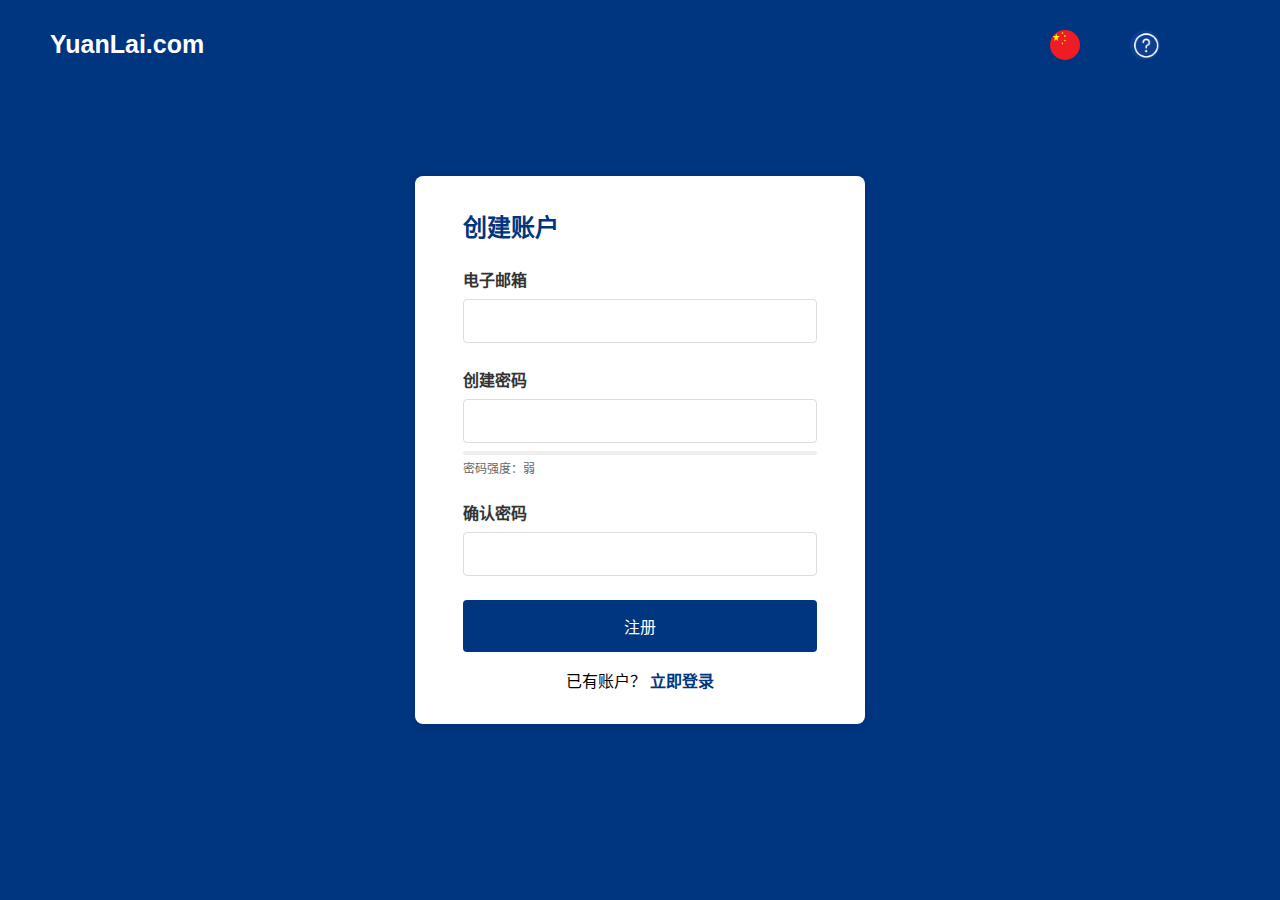
<file: docs/注册页面.html>
<!DOCTYPE html>
<html lang="zh-CN">
<head>
    <meta charset="UTF-8">
    <meta name="viewport" content="width=device-width, initial-scale=1.0">
    <title>注册 - 仿Booking界面</title>
    <style>
        * {
            margin: 0;
            padding: 0;
            box-sizing: border-box;
            font-family: 'Arial', sans-serif;
        }

        body {
            background: #f5f5f5;
            display: flex;
            justify-content: center;
            align-items: center;
            min-height: 100vh;
        }

        .register-container {
            background: white;
            padding: 2rem 3rem;
            border-radius: 8px;
            box-shadow: 0 2px 10px rgba(0,0,0,0.1);
            width: 100%;
            max-width: 450px;
        }

        h2 {
            color: #003580;
            margin-bottom: 1.5rem;
            font-size: 24px;
        }

        .form-group {
            margin-bottom: 1.5rem;
            position: relative;
        }

        label {
            display: block;
            margin-bottom: 0.5rem;
            color: #333;
            font-weight: bold;
        }

        input {
            width: 100%;
            padding: 12px;
            border: 1px solid #ddd;
            border-radius: 4px;
            font-size: 16px;
            transition: border-color 0.3s;
        }

        input:focus {
            outline: none;
            border-color: #003580;
            box-shadow: 0 0 0 2px rgba(0,53,128,0.1);
        }

        .error-message {
            color: #e74c3c;
            font-size: 14px;
            margin-top: 4px;
            display: none;
        }

        .password-strength {
            height: 4px;
            background: #eee;
            margin-top: 8px;
            border-radius: 2px;
            overflow: hidden;
            position: relative;
        }

        .strength-bar {
            width: 0;
            height: 100%;
            background: #e74c3c;
            transition: all 0.3s;
        }

        .strength-text {
            font-size: 12px;
            margin-top: 4px;
            color: #666;
        }

        .submit-btn {
            background: #003580;
            color: white;
            padding: 14px;
            width: 100%;
            border: none;
            border-radius: 4px;
            font-size: 16px;
            cursor: pointer;
            transition: background 0.3s;
        }

        .submit-btn:hover {
            background: #002050;
        }

        .login-link {
            text-align: center;
            margin-top: 1rem;
        }

        .login-link a {
            color: #003580;
            text-decoration: none;
            font-weight: bold;
        }

        .success-message {
            color: #2ecc71;
            text-align: center;
            margin-top: 1rem;
            display: none;
        }
        #top-navibar{
            background-color: #003580;
            border-radius: 10px;
            height: 100px;
            width: 100%;
            position: absolute;
            top: 0;
        }
        #logoname{
            font-family: 'Segoe UI', Tahoma, Geneva, Verdana, sans-serif;
            color: white;
            position: absolute;
            top: 30px;
            left: 50px;
            font-size: 25px;
            font-weight: bold;
        }
        .radius1{
            border-radius: 20px;
            position: absolute;
            right: 200px;
            top: 30px;
        }
        .radius2{
            border-radius: 20px;
            position: absolute;
            right: 120px;
            top: 30px;
        }
        #flag{
            width: 30px;
            height: 30px;
            border-radius: 40px;
        }
        #question{
            width: 30px;
            height: 30px;
            border-radius: 40px;
        }
        .hreftext{
            text-decoration: none;
            color: white;
        }
    </style>
</head>
<body style="background-color: #003580;">
    <div id="top-navibar">
        <div class="radius1"><img id="flag" src="images/国旗.jpg"></div>
        <div class="radius2"><img id="question" src="images/疑问.png"></div>
    </div>
    <div id="logoname"><a class="hreftext" href="index.html">YuanLai.com</a></div>
    <div class="register-container">
        <h2>创建账户</h2>
        <form id="registerForm">
            <div class="form-group">
                <label for="email">电子邮箱</label>
                <input type="email" id="email" required>
                <div class="error-message" id="emailError">请输入有效的电子邮箱地址</div>
            </div>

            <div class="form-group">
                <label for="password">创建密码</label>
                <input type="password" id="password" required minlength="8">
                <div class="password-strength">
                    <div class="strength-bar"></div>
                </div>
                <div class="strength-text" id="strengthText">密码强度：弱</div>
                <div class="error-message" id="passwordError">密码至少需要8个字符</div>
            </div>

            <div class="form-group">
                <label for="confirmPassword">确认密码</label>
                <input type="password" id="confirmPassword" required>
                <div class="error-message" id="confirmError">两次输入的密码不一致</div>
            </div>

            <a href="验证码.html"><button type="button" class="submit-btn">注册</button></a>
        </form>

        <div class="login-link">
            已有账户？ <a href="登录页面.html">立即登录</a>
        </div>
    </div>

    <script>
        const form = document.getElementById('registerForm');
        const emailInput = document.getElementById('email');
        const passwordInput = document.getElementById('password');
        const confirmInput = document.getElementById('confirmPassword');
        const strengthBar = document.querySelector('.strength-bar');
        const strengthText = document.getElementById('strengthText');
        
        // 注册按钮点击事件
        document.querySelector('.submit-btn').addEventListener('click', () => {
            if (validateForm()) {
                // 存储注册邮箱到localStorage
                localStorage.setItem('loginEmail', emailInput.value);
            }
        });

        // 密码强度计算
        function checkPasswordStrength(password) {
            let strength = 0;
            if (password.length >= 8) strength++;
            if (password.match(/[A-Z]/)) strength++;
            if (password.match(/[0-9]/)) strength++;
            if (password.match(/[^A-Za-z0-9]/)) strength++;
            
            return strength;
        }

        // 更新密码强度显示
        function updateStrengthDisplay(strength) {
            const colors = ['#e74c3c', '#f1c40f', '#2ecc71'];
            const texts = ['弱', '中等', '强'];
            const index = Math.min(Math.floor(strength / 2), 2);
            
            strengthBar.style.width = `${(strength / 4) * 100}%`;
            strengthBar.style.backgroundColor = colors[index];
            strengthText.textContent = `密码强度：${texts[index]}`;
        }

        // 表单验证
        function validateForm() {
            let isValid = true;
            const emailRegex = /^[^\s@]+@[^\s@]+\.[^\s@]+$/;

            // 验证邮箱
            if (!emailRegex.test(emailInput.value)) {
                document.getElementById('emailError').style.display = 'block';
                isValid = false;
            } else {
                document.getElementById('emailError').style.display = 'none';
            }

            // 验证密码
            if (passwordInput.value.length < 8) {
                document.getElementById('passwordError').style.display = 'block';
                isValid = false;
            } else {
                document.getElementById('passwordError').style.display = 'none';
            }

            // 验证确认密码
            if (passwordInput.value !== confirmInput.value) {
                document.getElementById('confirmError').style.display = 'block';
                isValid = false;
            } else {
                document.getElementById('confirmError').style.display = 'none';
            }

            return isValid;
        }

        // 事件监听
        passwordInput.addEventListener('input', (e) => {
            const strength = checkPasswordStrength(e.target.value);
            updateStrengthDisplay(strength);
        });

    </script>
</body>
</html>
</file>
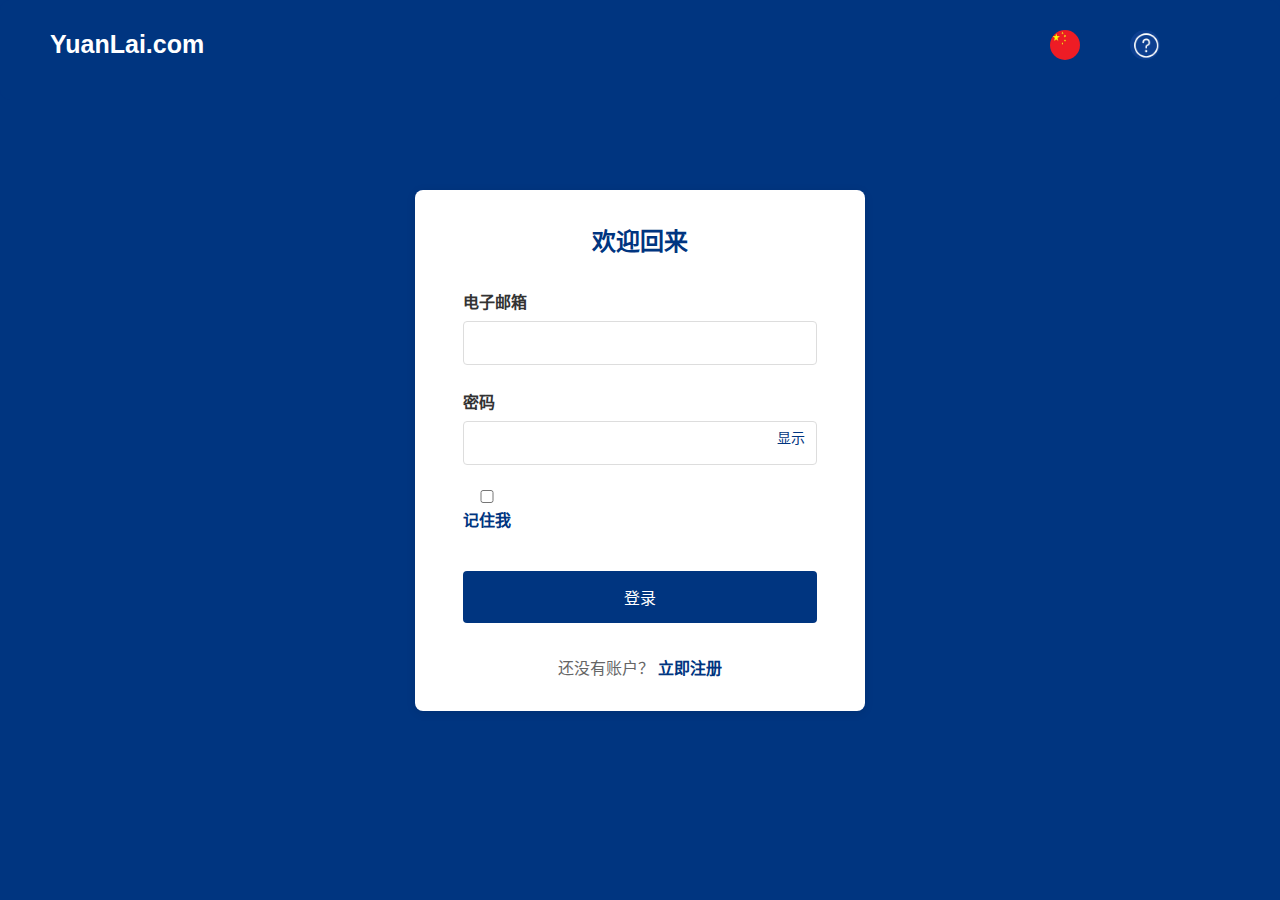
<file: docs/登录页面.html>
<!DOCTYPE html>
<html lang="zh-CN">
<head>
    <meta charset="UTF-8">
    <meta name="viewport" content="width=device-width, initial-scale=1.0">
    <title>登录 - 仿Booking界面</title>
    <style>
        * {
            margin: 0;
            padding: 0;
            box-sizing: border-box;
            font-family: 'Arial', sans-serif;
        }

        body {
            background: #f5f5f5;
            display: flex;
            justify-content: center;
            align-items: center;
            min-height: 100vh;
        }

        .login-container {
            background: white;
            padding: 2rem 3rem;
            border-radius: 8px;
            box-shadow: 0 2px 10px rgba(0,0,0,0.1);
            width: 100%;
            max-width: 450px;
        }

        .logo {
            text-align: center;
            margin-bottom: 2rem;
        }

        .logo img {
            width: 180px;
            height: auto;
        }

        h1 {
            color: #003580;
            margin-bottom: 2rem;
            font-size: 24px;
            text-align: center;
        }

        .form-group {
            margin-bottom: 1.5rem;
            position: relative;
        }

        label {
            display: block;
            margin-bottom: 0.5rem;
            color: #333;
            font-weight: bold;
        }

        input {
            width: 100%;
            padding: 12px;
            border: 1px solid #ddd;
            border-radius: 4px;
            font-size: 16px;
            transition: border-color 0.3s;
        }

        input:focus {
            outline: none;
            border-color: #003580;
            box-shadow: 0 0 0 2px rgba(0,53,128,0.1);
        }

        .options {
            display: flex;
            justify-content: space-between;
            align-items: center;
            margin: 1rem 0;
        }

        .remember-me {
            color: #003580;
            align-items: center;
            gap: 8px;
        }

        .forgot-password a {
            color: #003580;
            text-decoration: none;
            font-weight: bold;
        }

        .submit-btn {
            background: #003580;
            color: white;
            padding: 14px;
            width: 100%;
            border: none;
            border-radius: 4px;
            font-size: 16px;
            cursor: pointer;
            transition: background 0.3s;
            margin-top: 1rem;
        }

        .submit-btn:hover {
            background: #002050;
        }

        .register-link {
            text-align: center;
            margin-top: 2rem;
            color: #666;
        }

        .register-link a {
            color: #003580;
            text-decoration: none;
            font-weight: bold;
        }

        .error-message {
            color: #e74c3c;
            font-size: 14px;
            margin-top: 4px;
            display: none;
        }

        .password-toggle {
            position: absolute;
            right: 12px;
            top: 38px;
            cursor: pointer;
            color: #003580;
            font-size: 14px;
            user-select: none;
        }
        #top-navibar{
            background-color: #003580;
            border-radius: 10px;
            height: 100px;
            width: 100%;
            position: absolute;
            top: 0;
        }
        #logoname{
            font-family: 'Segoe UI', Tahoma, Geneva, Verdana, sans-serif;
            color: white;
            position: absolute;
            top: 30px;
            left: 50px;
            font-size: 25px;
            font-weight: bold;
        }
        .radius1{
            border-radius: 20px;
            position: absolute;
            right: 200px;
            top: 30px;
        }
        .radius2{
            border-radius: 20px;
            position: absolute;
            right: 120px;
            top: 30px;
        }
        #flag{
            width: 30px;
            height: 30px;
            border-radius: 40px;
        }
        #question{
            width: 30px;
            height: 30px;
            border-radius: 40px;
        }
        .hreftext{
            text-decoration: none;
            color: white;
        }
    </style>
</head>
<body style="background-color: #003580;">
    <div id="top-navibar">
        <div class="radius1"><img id="flag" src="images/国旗.jpg"></div>
        <div class="radius2"><img id="question" src="images/疑问.png"></div>
    </div>
    <div id="logoname"><a class="hreftext" href="index.html">YuanLai.com</a></div>
    <div class="login-container">
        <h1>欢迎回来</h1>
        
        <form id="loginForm">
            <div class="form-group">
                <label for="loginEmail">电子邮箱</label>
                <input type="email" id="loginEmail" required>
                <div class="error-message" id="emailError">请输入有效的电子邮箱地址</div>
            </div>

            <div class="form-group">
                <label for="loginPassword">密码</label>
                <input type="password" id="loginPassword" required>
                <div class="password-toggle" id="togglePassword">显示</div>
                <div class="error-message" id="passwordError">请输入密码</div>
            </div>

            <div class="options">
                <div class="remember-me">
                    <input type="checkbox" id="rememberMe">
                    <label for="rememberMe"><span style="color: #003580;">记住我</span></label>
                </div>
            </div>

            <a href="验证码.html"><button type="button" class="submit-btn">登录</button></a>
        </form>

        <div class="register-link">
            还没有账户？ <a href="注册页面.html">立即注册</a>
        </div>
    </div>

    <script>
        const loginForm = document.getElementById('loginForm');
        const emailInput = document.getElementById('loginEmail');
        const passwordInput = document.getElementById('loginPassword');
        const togglePassword = document.getElementById('togglePassword');

        // 密码显示切换
        togglePassword.addEventListener('click', () => {
            const isPassword = passwordInput.type === 'password';
            passwordInput.type = isPassword ? 'text' : 'password';
            togglePassword.textContent = isPassword ? '隐藏' : '显示';
        });

        // 表单验证
        function validateLoginForm() {
            let isValid = true;
            const emailRegex = /^[^\s@]+@[^\s@]+\.[^\s@]+$/;

            // 邮箱验证
            if (!emailRegex.test(emailInput.value)) {
                document.getElementById('emailError').style.display = 'block';
                isValid = false;
            } else {
                document.getElementById('emailError').style.display = 'none';
            }

            // 密码验证
            if (passwordInput.value.trim() === '') {
                document.getElementById('passwordError').style.display = 'block';
                isValid = false;
            } else {
                document.getElementById('passwordError').style.display = 'none';
            }

            return isValid;
        }

        // 表单提交
        loginForm.addEventListener('submit', (e) => {
            e.preventDefault();
            if (validateLoginForm()) {
                // 模拟登录成功
                window.location.href = '/dashboard.html';
            }
        });

        // 登录按钮点击事件
        document.querySelector('.submit-btn').addEventListener('click', () => {
            if (validateLoginForm()) {
                // 存储登录邮箱到localStorage
                localStorage.setItem('loginEmail', emailInput.value);
            }
        });

        // 实时验证
        emailInput.addEventListener('input', () => {
            const emailRegex = /^[^\s@]+@[^\s@]+\.[^\s@]+$/;
            document.getElementById('emailError').style.display = 
                emailRegex.test(emailInput.value) ? 'none' : 'block';
        });

        passwordInput.addEventListener('input', () => {
            document.getElementById('passwordError').style.display = 
                passwordInput.value.trim() !== '' ? 'none' : 'block';
        });
    </script>
</body>
</html>
</file>
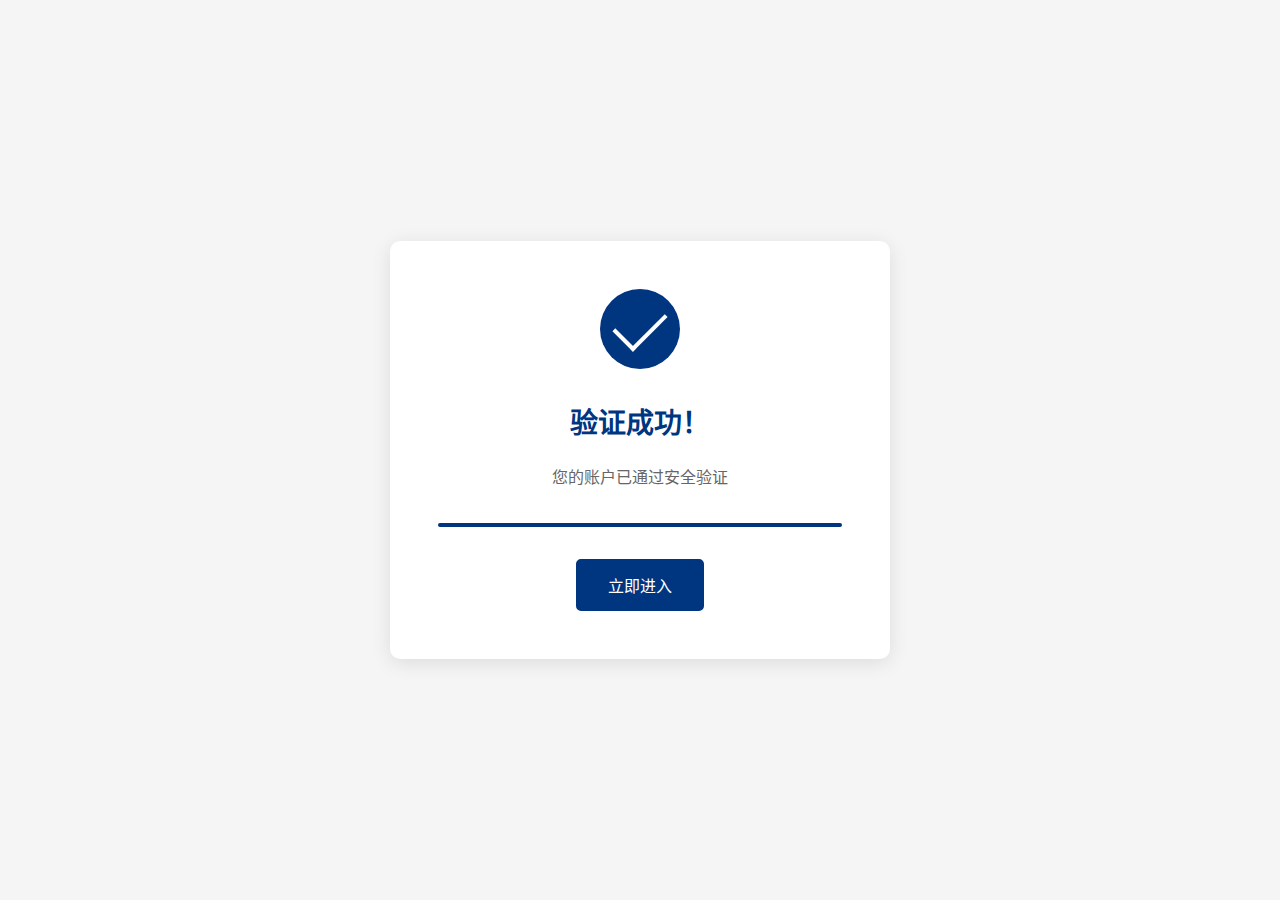
<file: docs/验证.html>
<!DOCTYPE html>
<html lang="zh-CN">
<head>
    <meta charset="UTF-8">
    <meta name="viewport" content="width=device-width, initial-scale=1.0">
    <title>验证成功 - 仿Booking界面</title>
    <style>
        /* 保持统一的设计规范 */
        * {
            margin: 0;
            padding: 0;
            box-sizing: border-box;
            font-family: 'Arial', sans-serif;
        }

        body {
            background: #f5f5f5;
            display: flex;
            justify-content: center;
            align-items: center;
            min-height: 100vh;
        }

        .success-container {
            background: white;
            padding: 3rem;
            border-radius: 10px;
            box-shadow: 0 4px 20px rgba(0,0,0,0.1);
            max-width: 500px;
            width: 90%;
            text-align: center;
            animation: fadeIn 0.6s ease-out;
        }

        @keyframes fadeIn {
            from { opacity: 0; transform: translateY(20px); }
            to { opacity: 1; transform: translateY(0); }
        }

        .success-icon {
            width: 80px;
            height: 80px;
            background: #003580;
            border-radius: 50%;
            margin: 0 auto 2rem;
            position: relative;
            animation: checkmark 0.6s ease-in-out;
        }

        .success-icon::after {
            content: '';
            position: absolute;
            left: 50%;
            top: 50%;
            transform: translate(-50%, -60%) rotate(45deg);
            width: 25px;
            height: 45px;
            border: solid white;
            border-width: 0 4px 4px 0;
        }

        @keyframes checkmark {
            0% { transform: scale(0); }
            70% { transform: scale(1.1); }
            100% { transform: scale(1); }
        }

        h1 {
            color: #003580;
            margin-bottom: 1.5rem;
            font-size: 28px;
        }

        .success-message {
            color: #666;
            line-height: 1.6;
            margin-bottom: 2rem;
            font-size: 16px;
        }

        .progress-bar {
            width: 100%;
            height: 4px;
            background: #eee;
            border-radius: 2px;
            margin: 2rem 0;
            overflow: hidden;
        }

        .progress {
            width: 100%;
            height: 100%;
            background: #003580;
            animation: progress 5s linear forwards;
        }

        @keyframes progress {
            from { width: 100%; }
            to { width: 0; }
        }

        .action-buttons {
            display: flex;
            gap: 1rem;
            justify-content: center;
            margin-top: 2rem;
        }

        .btn {
            padding: 12px 30px;
            border-radius: 5px;
            font-size: 16px;
            cursor: pointer;
            transition: all 0.3s;
            text-decoration: none;
        }

        .primary-btn {
            background: #003580;
            color: white;
            border: 2px solid #003580;
        }

        .secondary-btn {
            background: white;
            color: #003580;
            border: 2px solid #003580;
        }

        .btn:hover {
            transform: translateY(-2px);
            box-shadow: 0 3px 10px rgba(0,0,0,0.1);
        }
    </style style="background-color: #003580;">
</head>
<body>
    <div class="success-container">
        <div class="success-icon"></div>
        <h1>验证成功！</h1>
        <p class="success-message">
            您的账户已通过安全验证<br>
        </p>

        <div class="progress-bar">
            <div class="progress"></div>
        </div>

        <div class="action-buttons">
            <a href="../网页2/index.html" class="btn primary-btn">立即进入</a>
        </div>
    </div>

    <script>
        // 自动跳转逻辑
        let redirectTimer;
        const startRedirect = () => {
            redirectTimer = setTimeout(() => {
                window.location.href = "index.html";
            }, 5000);
        };

        // 进度条动画触发
        document.querySelector('.progress').addEventListener('animationend', () => {
            window.location.href ="index.html";
        });

        // 手动跳转按钮处理
        document.querySelectorAll('.btn').forEach(btn => {
            btn.addEventListener('click', (e) => {
                e.preventDefault();
                clearTimeout(redirectTimer);
                window.location.href = btn.href;
            });
        });

        // 启动自动跳转
        startRedirect();
    </script>
</body>
</html>
</file>
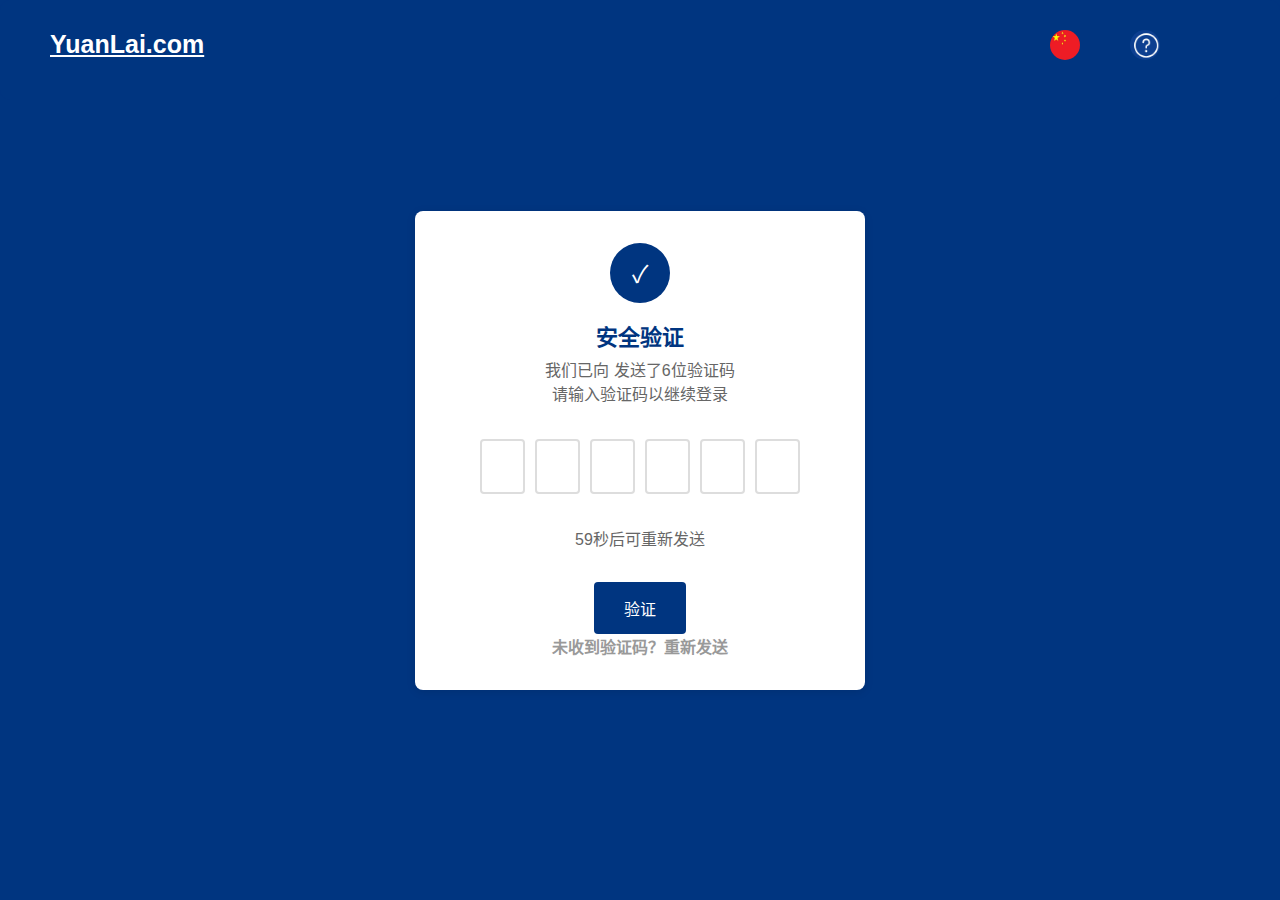
<file: docs/验证码.html>
<!DOCTYPE html>
<html lang="zh-CN">
<head>
    <meta charset="UTF-8">
    <meta name="viewport" content="width=device-width, initial-scale=1.0">
    <title>安全验证 - 仿Booking界面</title>
    <style>
        /* 保持与之前页面一致的样式 */
        * {
            margin: 0;
            padding: 0;
            box-sizing: border-box;
            font-family: 'Arial', sans-serif;
        }

        body {
            background: #f5f5f5;
            display: flex;
            justify-content: center;
            align-items: center;
            min-height: 100vh;
        }

        .verification-container {
            background: white;
            padding: 2rem 3rem;
            border-radius: 8px;
            box-shadow: 0 2px 10px rgba(0,0,0,0.1);
            width: 100%;
            max-width: 450px;
            text-align: center;
        }

        .verification-header {
            margin-bottom: 1.5rem;
        }

        .verification-icon {
            width: 60px;
            height: 60px;
            background: #003580;
            border-radius: 50%;
            margin: 0 auto 1rem;
            display: flex;
            align-items: center;
            justify-content: center;
            color: white;
            font-size: 24px;
        }

        h2 {
            color: #003580;
            margin-bottom: 0.5rem;
            font-size: 22px;
        }

        .verification-description {
            color: #666;
            margin-bottom: 2rem;
            line-height: 1.5;
        }

        .code-inputs {
            display: flex;
            justify-content: center;
            gap: 10px;
            margin-bottom: 2rem;
        }

        .code-input {
            width: 45px;
            height: 55px;
            text-align: center;
            font-size: 24px;
            border: 2px solid #ddd;
            border-radius: 4px;
            transition: all 0.3s;
        }

        .code-input:focus {
            outline: none;
            border-color: #003580;
            box-shadow: 0 0 0 3px rgba(0,53,128,0.1);
        }

        .timer {
            color: #666;
            margin-bottom: 1rem;
        }

        .resend-link {
            color: #003580;
            cursor: pointer;
            font-weight: bold;
        }

        .resend-link.disabled {
            color: #999;
            cursor: not-allowed;
        }

        .error-message {
            color: #e74c3c;
            margin: 1rem 0;
            display: none;
        }

        .submit-btn {
            background: #003580;
            color: white;
            padding: 14px 30px;
            border: none;
            border-radius: 4px;
            font-size: 16px;
            cursor: pointer;
            transition: background 0.3s;
            margin-top: 1rem;
        }

        .submit-btn:hover {
            background: #002050;
        }
        #top-navibar{
            background-color: #003580;
            border-radius: 10px;
            height: 100px;
            width: 100%;
            position: absolute;
            top: 0;
        }
        #logoname{
            font-family: 'Segoe UI', Tahoma, Geneva, Verdana, sans-serif;
            color: white;
            position: absolute;
            top: 30px;
            left: 50px;
            font-size: 25px;
            font-weight: bold;
        }
        .radius1{
            border-radius: 20px;
            position: absolute;
            right: 200px;
            top: 30px;
        }
        .radius2{
            border-radius: 20px;
            position: absolute;
            right: 120px;
            top: 30px;
        }
        #flag{
            width: 30px;
            height: 30px;
            border-radius: 40px;
        }
        #question{
            width: 30px;
            height: 30px;
            border-radius: 40px;
        }
    </style>
</head>
<body style="background-color: #003580;">
    <div id="top-navibar">
        <div class="radius1"><img id="flag" src="images/国旗.jpg"></div>
        <div class="radius2"><img id="question" src="images/疑问.png"></div>
    </div>
    <div id="logoname"><a class="hreftext" href="index.html" style="color: white;">YuanLai.com</a></div>
    <div class="verification-container">
        <div class="verification-header">
            <div class="verification-icon">✓</div>
            <h2>安全验证</h2>
            <p class="verification-description">
                我们已向 <span id="email">example@email.com</span> 发送了6位验证码<br>
                请输入验证码以继续登录
            </p>
        </div>

        <form id="verificationForm">
            <div class="code-inputs">
                <input type="text" class="code-input" maxlength="1" data-index="1">
                <input type="text" class="code-input" maxlength="1" data-index="2">
                <input type="text" class="code-input" maxlength="1" data-index="3">
                <input type="text" class="code-input" maxlength="1" data-index="4">
                <input type="text" class="code-input" maxlength="1" data-index="5">
                <input type="text" class="code-input" maxlength="1" data-index="6">
            </div>

            <div class="timer">
                <span id="countdown">59</span>秒后可重新发送
            </div>

            <div class="error-message" id="errorMsg">验证码错误，请重新输入</div>

            <a href="../网页2/验证.html"><button type="button" class="submit-btn">验证</button></a>
        </form>

        <p class="resend-link disabled" id="resendLink">
            未收到验证码？<span onclick="resendCode()">重新发送</span>
        </p>
    </div>

    <script>

        const email = document.getElementById('email');
        email.textContent = localStorage.getItem('loginEmail');
        // 自动聚焦和输入跳转
        const inputs = document.querySelectorAll('.code-input');
        inputs.forEach((input, index) => {
            input.addEventListener('input', (e) => {
                if (e.target.value.length === 1) {
                    if (index < inputs.length - 1) {
                        inputs[index + 1].focus();
                    } else {
                        inputs[index].blur();
                    }
                }
            });

            input.addEventListener('keydown', (e) => {
                if (e.key === 'Backspace' && e.target.value === '') {
                    if (index > 0) {
                        inputs[index - 1].focus();
                    }
                }
            });
        });

        // 倒计时功能
        let countdown = 59;
        const timerElement = document.getElementById('countdown');
        const resendLink = document.getElementById('resendLink');

        function updateTimer() {
            timerElement.textContent = countdown;
            if (countdown <= 0) {
                resendLink.classList.remove('disabled');
                clearInterval(timerInterval);
            } else {
                countdown--;
            }
        }

        let timerInterval = setInterval(updateTimer, 1000);

        // 重新发送验证码
        function resendCode() {
            if (!resendLink.classList.contains('disabled')) {
                countdown = 59;
                resendLink.classList.add('disabled');
                timerInterval = setInterval(updateTimer, 1000);
                // 这里添加实际的重发验证码逻辑
            }
        }

        // 表单验证
        document.getElementById('verificationForm').addEventListener('submit', (e) => {
            e.preventDefault();
            const code = Array.from(inputs).map(input => input.value).join('');
            
            if (code.length !== 6 || !/^\d+$/.test(code)) {
                document.getElementById('errorMsg').style.display = 'block';
                return;
            }

            // 模拟验证成功
            document.getElementById('errorMsg').style.display = 'none';
            // 这里添加实际的验证逻辑
            window.location.href = '/success.html';
        });
    </script>
</body>
</html>
</file>
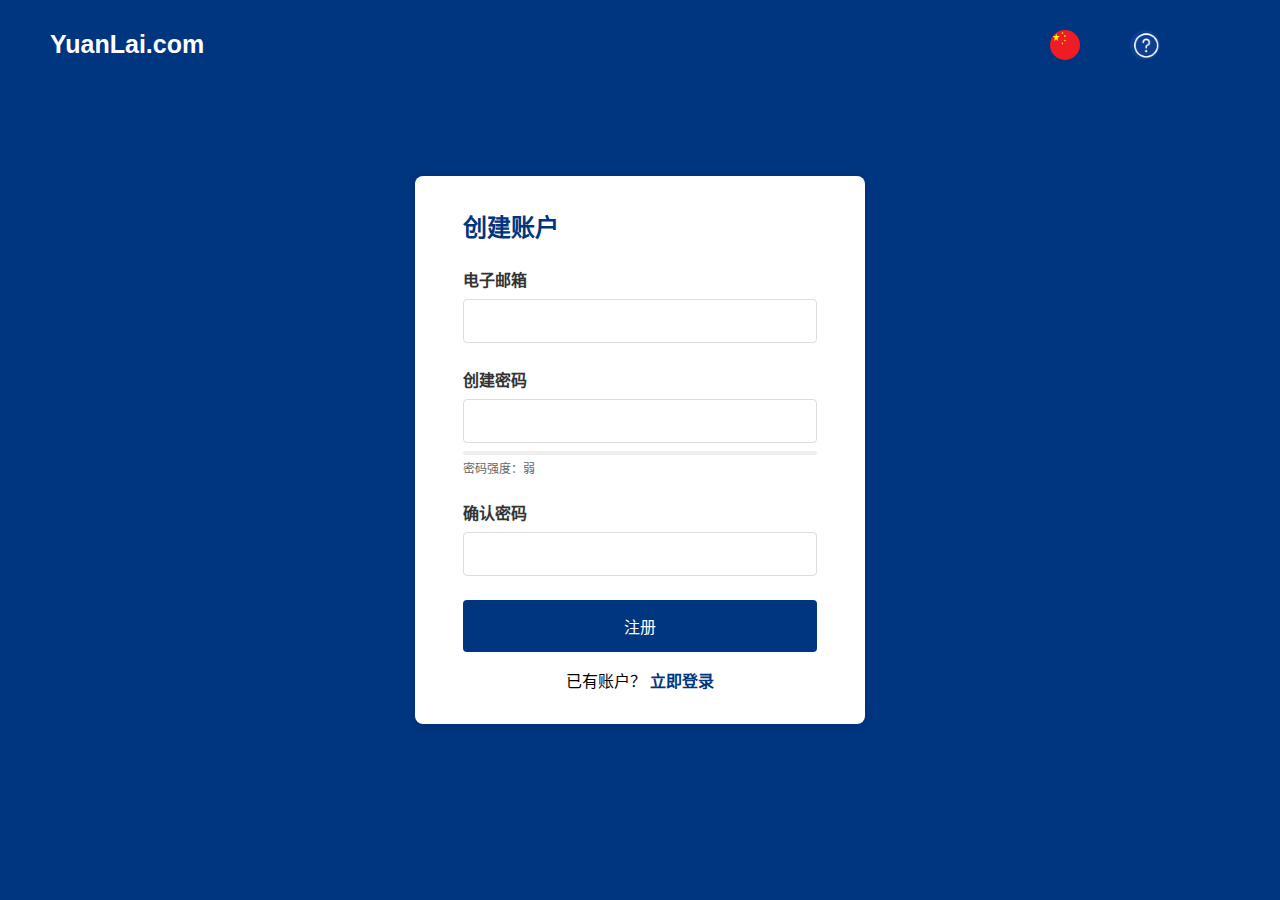
<file: html/注册页面.html>
<!DOCTYPE html>
<html lang="zh-CN">
<head>
    <meta charset="UTF-8">
    <meta name="viewport" content="width=device-width, initial-scale=1.0">
    <title>注册 - 仿Booking界面</title>
    <style>
        * {
            margin: 0;
            padding: 0;
            box-sizing: border-box;
            font-family: 'Arial', sans-serif;
        }

        body {
            background: #f5f5f5;
            display: flex;
            justify-content: center;
            align-items: center;
            min-height: 100vh;
        }

        .register-container {
            background: white;
            padding: 2rem 3rem;
            border-radius: 8px;
            box-shadow: 0 2px 10px rgba(0,0,0,0.1);
            width: 100%;
            max-width: 450px;
        }

        h2 {
            color: #003580;
            margin-bottom: 1.5rem;
            font-size: 24px;
        }

        .form-group {
            margin-bottom: 1.5rem;
            position: relative;
        }

        label {
            display: block;
            margin-bottom: 0.5rem;
            color: #333;
            font-weight: bold;
        }

        input {
            width: 100%;
            padding: 12px;
            border: 1px solid #ddd;
            border-radius: 4px;
            font-size: 16px;
            transition: border-color 0.3s;
        }

        input:focus {
            outline: none;
            border-color: #003580;
            box-shadow: 0 0 0 2px rgba(0,53,128,0.1);
        }

        .error-message {
            color: #e74c3c;
            font-size: 14px;
            margin-top: 4px;
            display: none;
        }

        .password-strength {
            height: 4px;
            background: #eee;
            margin-top: 8px;
            border-radius: 2px;
            overflow: hidden;
            position: relative;
        }

        .strength-bar {
            width: 0;
            height: 100%;
            background: #e74c3c;
            transition: all 0.3s;
        }

        .strength-text {
            font-size: 12px;
            margin-top: 4px;
            color: #666;
        }

        .submit-btn {
            background: #003580;
            color: white;
            padding: 14px;
            width: 100%;
            border: none;
            border-radius: 4px;
            font-size: 16px;
            cursor: pointer;
            transition: background 0.3s;
        }

        .submit-btn:hover {
            background: #002050;
        }

        .login-link {
            text-align: center;
            margin-top: 1rem;
        }

        .login-link a {
            color: #003580;
            text-decoration: none;
            font-weight: bold;
        }

        .success-message {
            color: #2ecc71;
            text-align: center;
            margin-top: 1rem;
            display: none;
        }
        #top-navibar{
            background-color: #003580;
            border-radius: 10px;
            height: 100px;
            width: 100%;
            position: absolute;
            top: 0;
        }
        #logoname{
            font-family: 'Segoe UI', Tahoma, Geneva, Verdana, sans-serif;
            color: white;
            position: absolute;
            top: 30px;
            left: 50px;
            font-size: 25px;
            font-weight: bold;
        }
        .radius1{
            border-radius: 20px;
            position: absolute;
            right: 200px;
            top: 30px;
        }
        .radius2{
            border-radius: 20px;
            position: absolute;
            right: 120px;
            top: 30px;
        }
        #flag{
            width: 30px;
            height: 30px;
            border-radius: 40px;
        }
        #question{
            width: 30px;
            height: 30px;
            border-radius: 40px;
        }
        .hreftext{
            text-decoration: none;
            color: white;
        }
    </style>
</head>
<body style="background-color: #003580;">
    <div id="top-navibar">
        <div class="radius1"><img id="flag" src="../images/国旗.jpg"></div>
        <div class="radius2"><img id="question" src="../images/疑问.png"></div>
    </div>
    <div id="logoname"><a class="hreftext" href="index.html">YuanLai.com</a></div>
    <div class="register-container">
        <h2>创建账户</h2>
        <form id="registerForm">
            <div class="form-group">
                <label for="email">电子邮箱</label>
                <input type="email" id="email" required>
                <div class="error-message" id="emailError">请输入有效的电子邮箱地址</div>
            </div>

            <div class="form-group">
                <label for="password">创建密码</label>
                <input type="password" id="password" required minlength="8">
                <div class="password-strength">
                    <div class="strength-bar"></div>
                </div>
                <div class="strength-text" id="strengthText">密码强度：弱</div>
                <div class="error-message" id="passwordError">密码至少需要8个字符</div>
            </div>

            <div class="form-group">
                <label for="confirmPassword">确认密码</label>
                <input type="password" id="confirmPassword" required>
                <div class="error-message" id="confirmError">两次输入的密码不一致</div>
            </div>

            <a href="验证码.html"><button type="button" class="submit-btn">注册</button></a>
        </form>

        <div class="login-link">
            已有账户？ <a href="登录页面.html">立即登录</a>
        </div>
    </div>

    <script>
        const form = document.getElementById('registerForm');
        const emailInput = document.getElementById('email');
        const passwordInput = document.getElementById('password');
        const confirmInput = document.getElementById('confirmPassword');
        const strengthBar = document.querySelector('.strength-bar');
        const strengthText = document.getElementById('strengthText');
        
        // 注册按钮点击事件
        document.querySelector('.submit-btn').addEventListener('click', () => {
            if (validateForm()) {
                // 存储注册邮箱到localStorage
                localStorage.setItem('loginEmail', emailInput.value);
            }
        });

        // 密码强度计算
        function checkPasswordStrength(password) {
            let strength = 0;
            if (password.length >= 8) strength++;
            if (password.match(/[A-Z]/)) strength++;
            if (password.match(/[0-9]/)) strength++;
            if (password.match(/[^A-Za-z0-9]/)) strength++;
            
            return strength;
        }

        // 更新密码强度显示
        function updateStrengthDisplay(strength) {
            const colors = ['#e74c3c', '#f1c40f', '#2ecc71'];
            const texts = ['弱', '中等', '强'];
            const index = Math.min(Math.floor(strength / 2), 2);
            
            strengthBar.style.width = `${(strength / 4) * 100}%`;
            strengthBar.style.backgroundColor = colors[index];
            strengthText.textContent = `密码强度：${texts[index]}`;
        }

        // 表单验证
        function validateForm() {
            let isValid = true;
            const emailRegex = /^[^\s@]+@[^\s@]+\.[^\s@]+$/;

            // 验证邮箱
            if (!emailRegex.test(emailInput.value)) {
                document.getElementById('emailError').style.display = 'block';
                isValid = false;
            } else {
                document.getElementById('emailError').style.display = 'none';
            }

            // 验证密码
            if (passwordInput.value.length < 8) {
                document.getElementById('passwordError').style.display = 'block';
                isValid = false;
            } else {
                document.getElementById('passwordError').style.display = 'none';
            }

            // 验证确认密码
            if (passwordInput.value !== confirmInput.value) {
                document.getElementById('confirmError').style.display = 'block';
                isValid = false;
            } else {
                document.getElementById('confirmError').style.display = 'none';
            }

            return isValid;
        }

        // 事件监听
        passwordInput.addEventListener('input', (e) => {
            const strength = checkPasswordStrength(e.target.value);
            updateStrengthDisplay(strength);
        });

    </script>
</body>
</html>
</file>
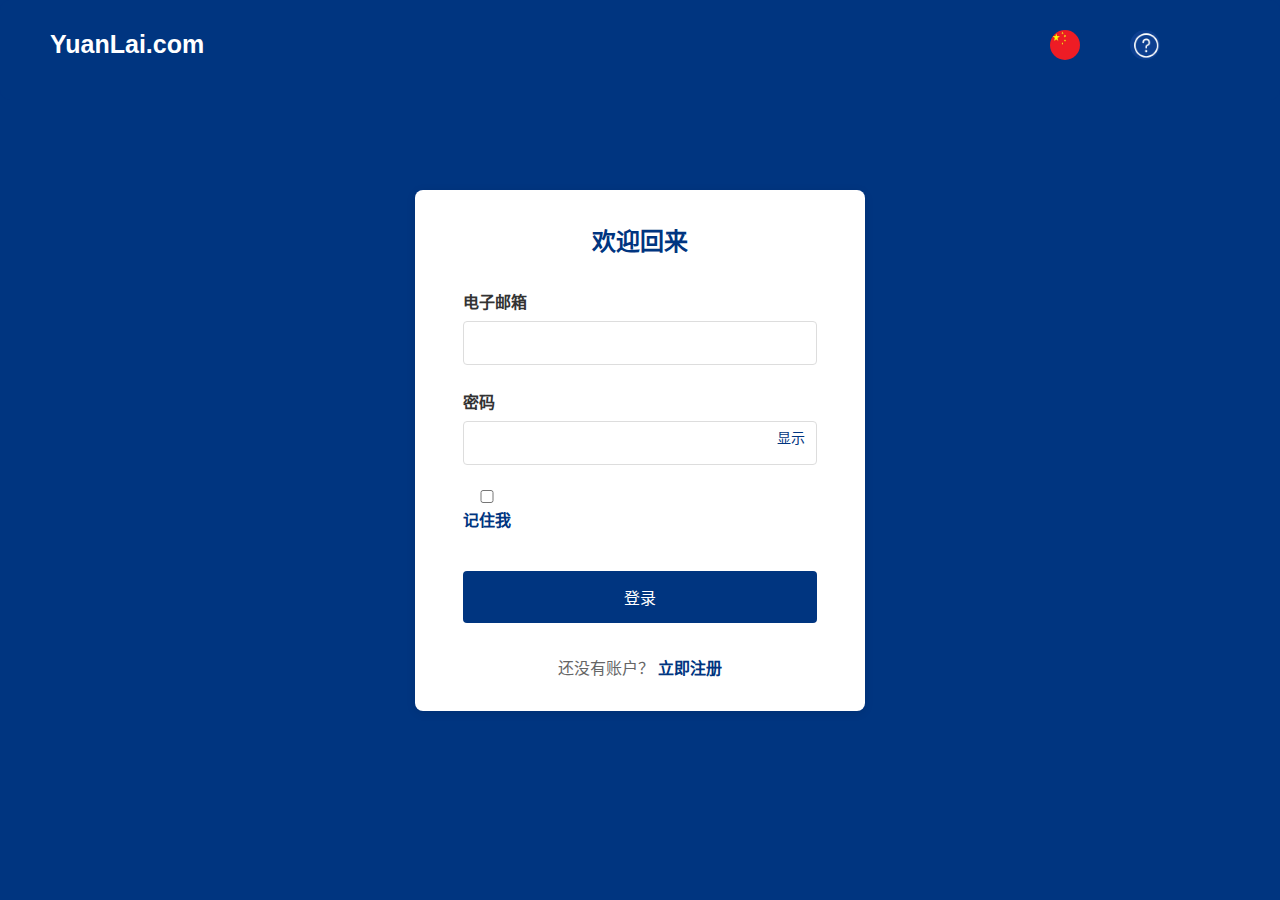
<file: html/登录页面.html>
<!DOCTYPE html>
<html lang="zh-CN">
<head>
    <meta charset="UTF-8">
    <meta name="viewport" content="width=device-width, initial-scale=1.0">
    <title>登录 - 仿Booking界面</title>
    <style>
        * {
            margin: 0;
            padding: 0;
            box-sizing: border-box;
            font-family: 'Arial', sans-serif;
        }

        body {
            background: #f5f5f5;
            display: flex;
            justify-content: center;
            align-items: center;
            min-height: 100vh;
        }

        .login-container {
            background: white;
            padding: 2rem 3rem;
            border-radius: 8px;
            box-shadow: 0 2px 10px rgba(0,0,0,0.1);
            width: 100%;
            max-width: 450px;
        }

        .logo {
            text-align: center;
            margin-bottom: 2rem;
        }

        .logo img {
            width: 180px;
            height: auto;
        }

        h1 {
            color: #003580;
            margin-bottom: 2rem;
            font-size: 24px;
            text-align: center;
        }

        .form-group {
            margin-bottom: 1.5rem;
            position: relative;
        }

        label {
            display: block;
            margin-bottom: 0.5rem;
            color: #333;
            font-weight: bold;
        }

        input {
            width: 100%;
            padding: 12px;
            border: 1px solid #ddd;
            border-radius: 4px;
            font-size: 16px;
            transition: border-color 0.3s;
        }

        input:focus {
            outline: none;
            border-color: #003580;
            box-shadow: 0 0 0 2px rgba(0,53,128,0.1);
        }

        .options {
            display: flex;
            justify-content: space-between;
            align-items: center;
            margin: 1rem 0;
        }

        .remember-me {
            color: #003580;
            align-items: center;
            gap: 8px;
        }

        .forgot-password a {
            color: #003580;
            text-decoration: none;
            font-weight: bold;
        }

        .submit-btn {
            background: #003580;
            color: white;
            padding: 14px;
            width: 100%;
            border: none;
            border-radius: 4px;
            font-size: 16px;
            cursor: pointer;
            transition: background 0.3s;
            margin-top: 1rem;
        }

        .submit-btn:hover {
            background: #002050;
        }

        .register-link {
            text-align: center;
            margin-top: 2rem;
            color: #666;
        }

        .register-link a {
            color: #003580;
            text-decoration: none;
            font-weight: bold;
        }

        .error-message {
            color: #e74c3c;
            font-size: 14px;
            margin-top: 4px;
            display: none;
        }

        .password-toggle {
            position: absolute;
            right: 12px;
            top: 38px;
            cursor: pointer;
            color: #003580;
            font-size: 14px;
            user-select: none;
        }
        #top-navibar{
            background-color: #003580;
            border-radius: 10px;
            height: 100px;
            width: 100%;
            position: absolute;
            top: 0;
        }
        #logoname{
            font-family: 'Segoe UI', Tahoma, Geneva, Verdana, sans-serif;
            color: white;
            position: absolute;
            top: 30px;
            left: 50px;
            font-size: 25px;
            font-weight: bold;
        }
        .radius1{
            border-radius: 20px;
            position: absolute;
            right: 200px;
            top: 30px;
        }
        .radius2{
            border-radius: 20px;
            position: absolute;
            right: 120px;
            top: 30px;
        }
        #flag{
            width: 30px;
            height: 30px;
            border-radius: 40px;
        }
        #question{
            width: 30px;
            height: 30px;
            border-radius: 40px;
        }
        .hreftext{
            text-decoration: none;
            color: white;
        }
    </style>
</head>
<body style="background-color: #003580;">
    <div id="top-navibar">
        <div class="radius1"><img id="flag" src="../images/国旗.jpg"></div>
        <div class="radius2"><img id="question" src="../images/疑问.png"></div>
    </div>
    <div id="logoname"><a class="hreftext" href="index.html">YuanLai.com</a></div>
    <div class="login-container">
        <h1>欢迎回来</h1>
        
        <form id="loginForm">
            <div class="form-group">
                <label for="loginEmail">电子邮箱</label>
                <input type="email" id="loginEmail" required>
                <div class="error-message" id="emailError">请输入有效的电子邮箱地址</div>
            </div>

            <div class="form-group">
                <label for="loginPassword">密码</label>
                <input type="password" id="loginPassword" required>
                <div class="password-toggle" id="togglePassword">显示</div>
                <div class="error-message" id="passwordError">请输入密码</div>
            </div>

            <div class="options">
                <div class="remember-me">
                    <input type="checkbox" id="rememberMe">
                    <label for="rememberMe"><span style="color: #003580;">记住我</span></label>
                </div>
            </div>

            <a href="验证码.html"><button type="button" class="submit-btn">登录</button></a>
        </form>

        <div class="register-link">
            还没有账户？ <a href="注册页面.html">立即注册</a>
        </div>
    </div>

    <script>
        const loginForm = document.getElementById('loginForm');
        const emailInput = document.getElementById('loginEmail');
        const passwordInput = document.getElementById('loginPassword');
        const togglePassword = document.getElementById('togglePassword');

        // 密码显示切换
        togglePassword.addEventListener('click', () => {
            const isPassword = passwordInput.type === 'password';
            passwordInput.type = isPassword ? 'text' : 'password';
            togglePassword.textContent = isPassword ? '隐藏' : '显示';
        });

        // 表单验证
        function validateLoginForm() {
            let isValid = true;
            const emailRegex = /^[^\s@]+@[^\s@]+\.[^\s@]+$/;

            // 邮箱验证
            if (!emailRegex.test(emailInput.value)) {
                document.getElementById('emailError').style.display = 'block';
                isValid = false;
            } else {
                document.getElementById('emailError').style.display = 'none';
            }

            // 密码验证
            if (passwordInput.value.trim() === '') {
                document.getElementById('passwordError').style.display = 'block';
                isValid = false;
            } else {
                document.getElementById('passwordError').style.display = 'none';
            }

            return isValid;
        }

        // 表单提交
        loginForm.addEventListener('submit', (e) => {
            e.preventDefault();
            if (validateLoginForm()) {
                // 模拟登录成功
                window.location.href = '/dashboard.html';
            }
        });

        // 登录按钮点击事件
        document.querySelector('.submit-btn').addEventListener('click', () => {
            if (validateLoginForm()) {
                // 存储登录邮箱到localStorage
                localStorage.setItem('loginEmail', emailInput.value);
            }
        });

        // 实时验证
        emailInput.addEventListener('input', () => {
            const emailRegex = /^[^\s@]+@[^\s@]+\.[^\s@]+$/;
            document.getElementById('emailError').style.display = 
                emailRegex.test(emailInput.value) ? 'none' : 'block';
        });

        passwordInput.addEventListener('input', () => {
            document.getElementById('passwordError').style.display = 
                passwordInput.value.trim() !== '' ? 'none' : 'block';
        });
    </script>
</body>
</html>
</file>
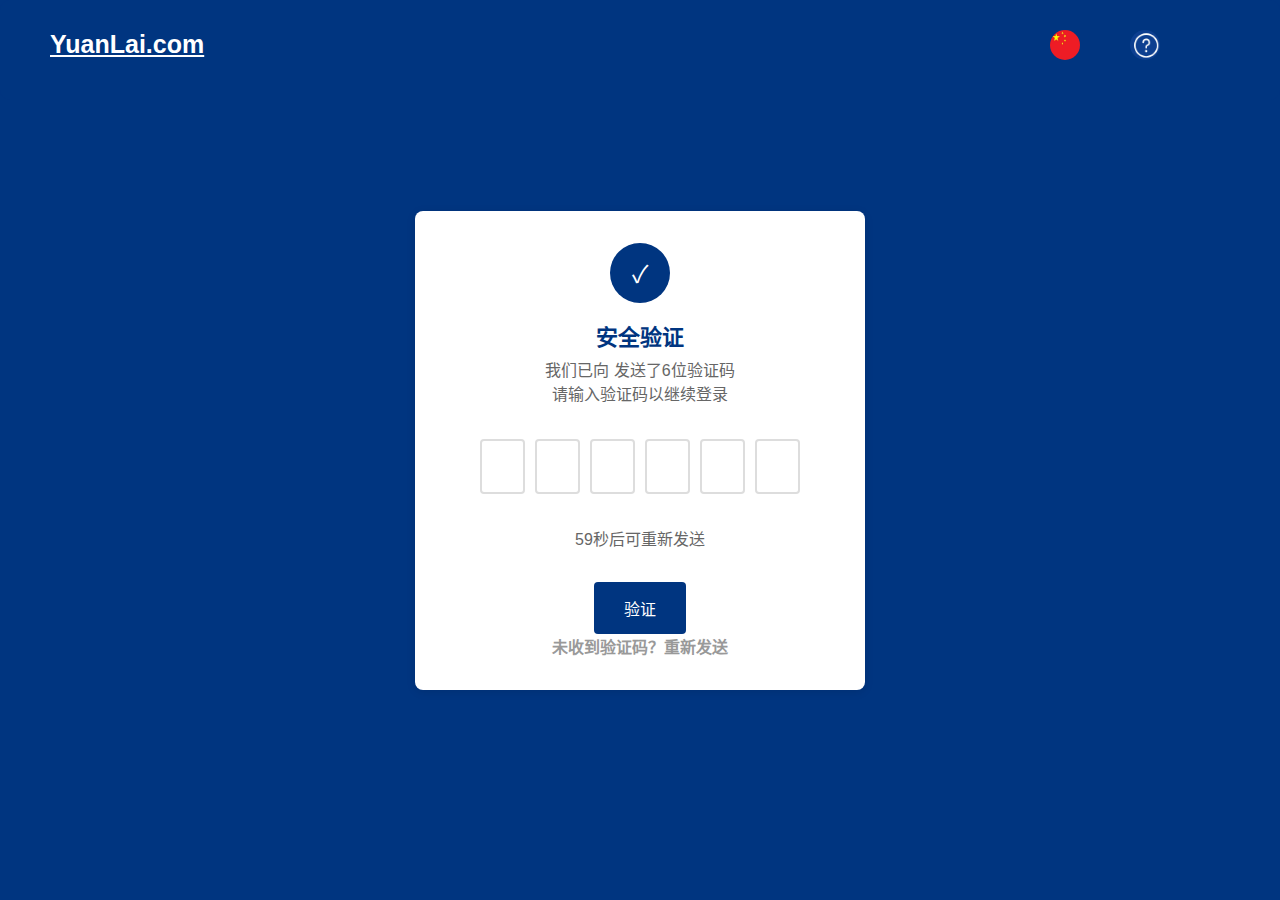
<file: html/验证码.html>
<!DOCTYPE html>
<html lang="zh-CN">
<head>
    <meta charset="UTF-8">
    <meta name="viewport" content="width=device-width, initial-scale=1.0">
    <title>安全验证 - 仿Booking界面</title>
    <style>
        /* 保持与之前页面一致的样式 */
        * {
            margin: 0;
            padding: 0;
            box-sizing: border-box;
            font-family: 'Arial', sans-serif;
        }

        body {
            background: #f5f5f5;
            display: flex;
            justify-content: center;
            align-items: center;
            min-height: 100vh;
        }

        .verification-container {
            background: white;
            padding: 2rem 3rem;
            border-radius: 8px;
            box-shadow: 0 2px 10px rgba(0,0,0,0.1);
            width: 100%;
            max-width: 450px;
            text-align: center;
        }

        .verification-header {
            margin-bottom: 1.5rem;
        }

        .verification-icon {
            width: 60px;
            height: 60px;
            background: #003580;
            border-radius: 50%;
            margin: 0 auto 1rem;
            display: flex;
            align-items: center;
            justify-content: center;
            color: white;
            font-size: 24px;
        }

        h2 {
            color: #003580;
            margin-bottom: 0.5rem;
            font-size: 22px;
        }

        .verification-description {
            color: #666;
            margin-bottom: 2rem;
            line-height: 1.5;
        }

        .code-inputs {
            display: flex;
            justify-content: center;
            gap: 10px;
            margin-bottom: 2rem;
        }

        .code-input {
            width: 45px;
            height: 55px;
            text-align: center;
            font-size: 24px;
            border: 2px solid #ddd;
            border-radius: 4px;
            transition: all 0.3s;
        }

        .code-input:focus {
            outline: none;
            border-color: #003580;
            box-shadow: 0 0 0 3px rgba(0,53,128,0.1);
        }

        .timer {
            color: #666;
            margin-bottom: 1rem;
        }

        .resend-link {
            color: #003580;
            cursor: pointer;
            font-weight: bold;
        }

        .resend-link.disabled {
            color: #999;
            cursor: not-allowed;
        }

        .error-message {
            color: #e74c3c;
            margin: 1rem 0;
            display: none;
        }

        .submit-btn {
            background: #003580;
            color: white;
            padding: 14px 30px;
            border: none;
            border-radius: 4px;
            font-size: 16px;
            cursor: pointer;
            transition: background 0.3s;
            margin-top: 1rem;
        }

        .submit-btn:hover {
            background: #002050;
        }
        #top-navibar{
            background-color: #003580;
            border-radius: 10px;
            height: 100px;
            width: 100%;
            position: absolute;
            top: 0;
        }
        #logoname{
            font-family: 'Segoe UI', Tahoma, Geneva, Verdana, sans-serif;
            color: white;
            position: absolute;
            top: 30px;
            left: 50px;
            font-size: 25px;
            font-weight: bold;
        }
        .radius1{
            border-radius: 20px;
            position: absolute;
            right: 200px;
            top: 30px;
        }
        .radius2{
            border-radius: 20px;
            position: absolute;
            right: 120px;
            top: 30px;
        }
        #flag{
            width: 30px;
            height: 30px;
            border-radius: 40px;
        }
        #question{
            width: 30px;
            height: 30px;
            border-radius: 40px;
        }
    </style>
</head>
<body style="background-color: #003580;">
    <div id="top-navibar">
        <div class="radius1"><img id="flag" src="../images/国旗.jpg"></div>
        <div class="radius2"><img id="question" src="../images/疑问.png"></div>
    </div>
    <div id="logoname"><a class="hreftext" href="index.html" style="color: white;">YuanLai.com</a></div>
    <div class="verification-container">
        <div class="verification-header">
            <div class="verification-icon">✓</div>
            <h2>安全验证</h2>
            <p class="verification-description">
                我们已向 <span id="email">example@email.com</span> 发送了6位验证码<br>
                请输入验证码以继续登录
            </p>
        </div>

        <form id="verificationForm">
            <div class="code-inputs">
                <input type="text" class="code-input" maxlength="1" data-index="1">
                <input type="text" class="code-input" maxlength="1" data-index="2">
                <input type="text" class="code-input" maxlength="1" data-index="3">
                <input type="text" class="code-input" maxlength="1" data-index="4">
                <input type="text" class="code-input" maxlength="1" data-index="5">
                <input type="text" class="code-input" maxlength="1" data-index="6">
            </div>

            <div class="timer">
                <span id="countdown">59</span>秒后可重新发送
            </div>

            <div class="error-message" id="errorMsg">验证码错误，请重新输入</div>

            <a href="../网页2/验证.html"><button type="button" class="submit-btn">验证</button></a>
        </form>

        <p class="resend-link disabled" id="resendLink">
            未收到验证码？<span onclick="resendCode()">重新发送</span>
        </p>
    </div>

    <script>

        const email = document.getElementById('email');
        email.textContent = localStorage.getItem('loginEmail');
        // 自动聚焦和输入跳转
        const inputs = document.querySelectorAll('.code-input');
        inputs.forEach((input, index) => {
            input.addEventListener('input', (e) => {
                if (e.target.value.length === 1) {
                    if (index < inputs.length - 1) {
                        inputs[index + 1].focus();
                    } else {
                        inputs[index].blur();
                    }
                }
            });

            input.addEventListener('keydown', (e) => {
                if (e.key === 'Backspace' && e.target.value === '') {
                    if (index > 0) {
                        inputs[index - 1].focus();
                    }
                }
            });
        });

        // 倒计时功能
        let countdown = 59;
        const timerElement = document.getElementById('countdown');
        const resendLink = document.getElementById('resendLink');

        function updateTimer() {
            timerElement.textContent = countdown;
            if (countdown <= 0) {
                resendLink.classList.remove('disabled');
                clearInterval(timerInterval);
            } else {
                countdown--;
            }
        }

        let timerInterval = setInterval(updateTimer, 1000);

        // 重新发送验证码
        function resendCode() {
            if (!resendLink.classList.contains('disabled')) {
                countdown = 59;
                resendLink.classList.add('disabled');
                timerInterval = setInterval(updateTimer, 1000);
                // 这里添加实际的重发验证码逻辑
            }
        }

        // 表单验证
        document.getElementById('verificationForm').addEventListener('submit', (e) => {
            e.preventDefault();
            const code = Array.from(inputs).map(input => input.value).join('');
            
            if (code.length !== 6 || !/^\d+$/.test(code)) {
                document.getElementById('errorMsg').style.display = 'block';
                return;
            }

            // 模拟验证成功
            document.getElementById('errorMsg').style.display = 'none';
            // 这里添加实际的验证逻辑
            window.location.href = '/success.html';
        });
    </script>
</body>
</html>
</file>
